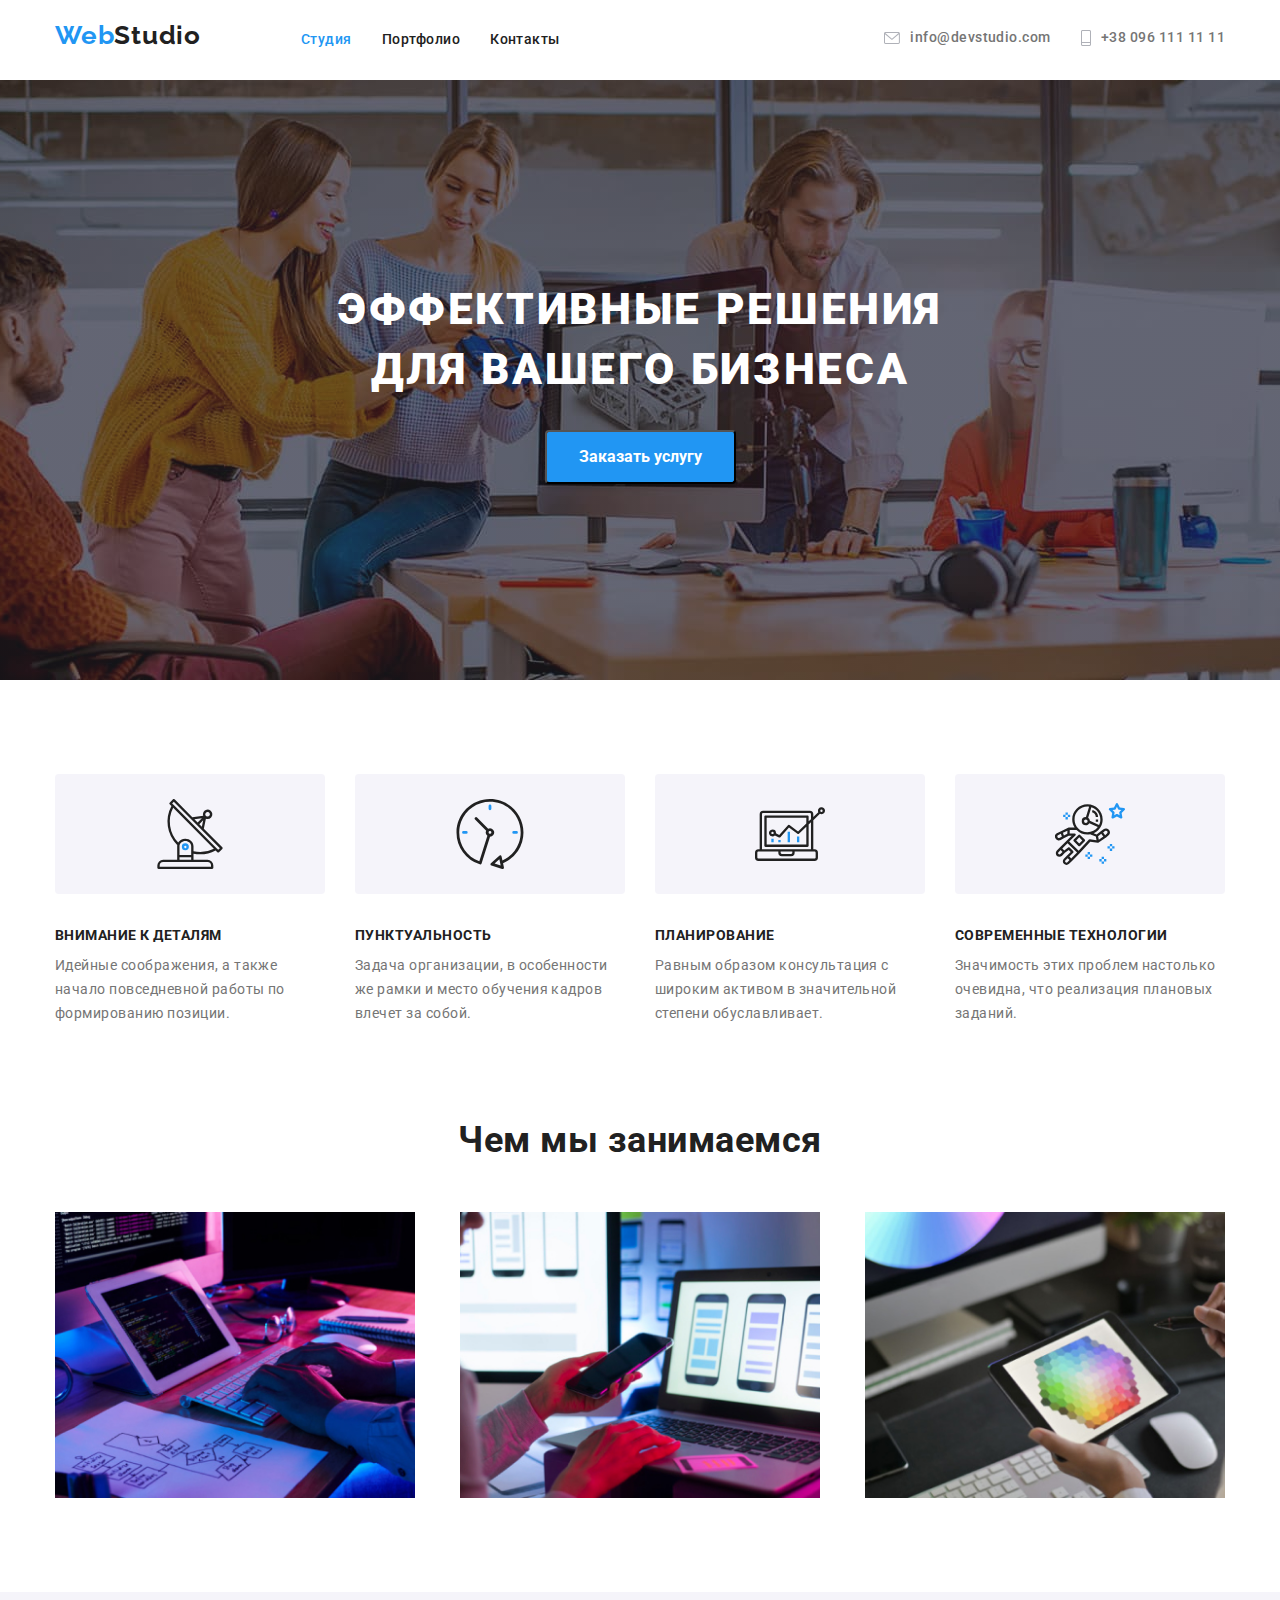
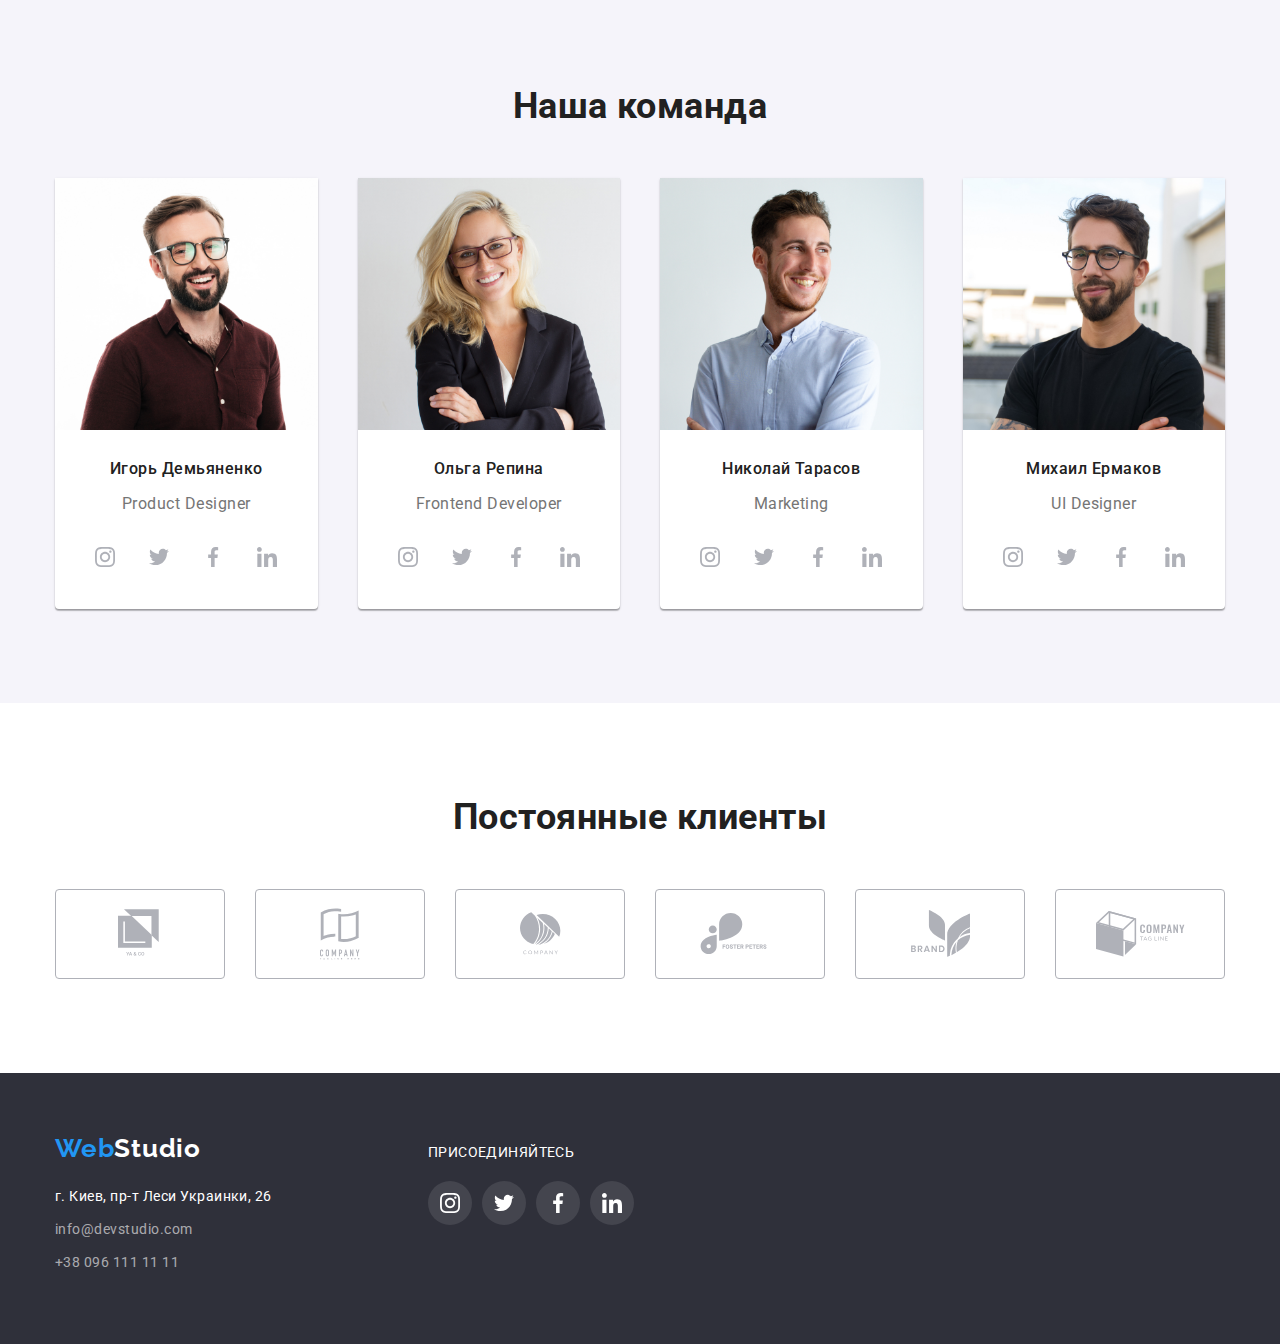
<file: index.html>
<!DOCTYPE html>
<html lang="ru">
  <head>
    <meta charset="UTF-8">
    <meta name="viewport" content="width=device-width, initial-scale=1.0">
    <title>Студия</title>
    <link href="https://fonts.googleapis.com/css2?family=Roboto:wght@400;500;700;900&display=swap" rel="stylesheet">
    <link href="https://fonts.googleapis.com/css2?family=Raleway:wght@700&display=swap" rel="stylesheet">
    <link rel="stylesheet" href="https://cdnjs.cloudflare.com/ajax/libs/modern-normalize/1.0.0/modern-normalize.min.css">
    <link rel="stylesheet" href="./css/styles.css">
  </head>
  <body>

    <!--Шапка сайта-->
    <header class="page-header">
      <div class="container">
        <div class="main-nav">
        <nav>
        <a class="logo" href="#">
          <span class="logo-web">Web</span>Studio
          <!-- <span class="logo-studio">Studio</span> -->
        </a>

        <ul class="site-nav list">
          <li class="nav-item"><a class="link current" href="" id="index.html">Студия</a></li>
          <li class="nav-item"><a class="link" href="./portfolio.html">Портфолио</a></li>
          <li class="nav-item"><a class="link" href="#contacts">Контакты</a></li>
        </ul>
        </nav>

      <ul class="contacts-nav list">
        <li class="nav-item">
          <a class="contacts contacts-mail" href="mailto:info@devstudio.com">
            <svg class="mail" >
              <use href="./image/icon/icon.svg#icon-mail"></use>
            </svg>
          info@devstudio.com</a>
        </li>
        <li class="nav-item">
          <a class="contacts contacts-phone" href="tel:+380961111111">
            <svg class="phone">
              <use href="./image/icon/icon.svg#icon-phone"></use>
          </svg>
          +38 096 111 11 11</a>
        </li>
      </ul>
      </div>
      </div>
    </header>

        <!--Герой-->
    <main>
    <section class="hero">
      <div class="hero-container">
      <h1 class="hero-title">Эффективные решения для вашего бизнеса</h1>
      <button class="button" type="button">Заказать услугу</button>
      </div>
    </section>

    <!--Преимущества данной студи-->
    <section class="section plus">
      <div class="container">
      <h2 class="section-title visually-hidden">Наши преимущества</h2>
      <ul class="feature-list list">
        <li class="feature-item icon-antenna">
          <h3 class="title">Внимание к деталям</h3>
          <p class="title-list list">
            Идейные соображения, а также начало повседневной работы по
            формированию позиции.
          </p>
        </li>
        <li class="feature-item icon-clock">
          <h3 class="title">Пунктуальность</h3>
          <p class="title-list list">
            Задача организации, в особенности же рамки и место обучения кадров
            влечет за собой.
          </p>
        </li>
        <li class="feature-item icon-diagram">
          <h3 class="title">Планирование</h3>
          <p class="title-list list">
            Равным образом консультация с широким активом в значительной степени
            обуславливает.
          </p>
        </li>
        <li class="feature-item icon-astronaut">
          <h3 class="title">Современные технологии</h3>
          <p class="title-list list">
            Значимость этих проблем настолько очевидна, что реализация плановых
            заданий.
          </p>
        </li>
      </ul>
      </div> 
    </section>

    <!--Фото студии-->
    <section class="section photo">
      <div class="container">
      <h2 class="work section-title">Чем мы занимаемся</h2>
      <ul class="photo-list">
        <li class="photo-item"><img src="./image/img1.jpg" alt="Создаем сайты" width="370"></li>
        <li class="photo-item"><img src="./image/img2.jpg" alt="Оптимизируем под любые устройства" width="370"></li>
        <li class="photo-item"><img src="./image/img3.jpg" alt="Делаем ярче" width="370"></li>
      </ul>
      </div>
    </section>

    <!--Команда-->
    <section class="section team">
      <div class="container">
      <h2 class="section-title">Наша команда</h2>
      <div class="team">
      <ul class="team-list">
        <li class="team-item">
          <img src="./image/Igor.jpg" alt="Игорь Демьяненко" width="270">
          <h3 class="team-name">Игорь Демьяненко</h3>
          <p lang="en" class="position">Product Designer</p>
          <ul class="icon-list">
            <li class="icon-item">
              <a class="icon-link" href="#icon-instagram">
                <svg class="social-icon">
                  <use href="./image/icon/icon.svg#icon-instagram"></use>
                </svg>
              </a>
            </li>
            <li class="icon-item">
              <a class="icon-link" href="#icon-twitter">
                <svg class="social-icon">
                  <use href="./image/icon/icon.svg#icon-twitter"></use>
                </svg>
              </a>
            </li>
            <li class="icon-item">
              <a class="icon-link" href="#icon-facebook">
                <svg class="social-icon">
                  <use href="./image/icon/icon.svg#icon-facebook"></use>
                </svg>
              </a>
            </li>
            <li class="icon-item">
              <a class="icon-link" href="#icon-linkedin">
                <svg class="social-icon">
                  <use href="./image/icon/icon.svg#icon-linkedin"></use>
                </svg>
              </a>
            </li>
          </ul>
        </li>
        <li class="team-item">
          <img src="./image/Olga.jpg" alt="Ольга Репина" width="270">
          <h3 class="team-name">Ольга Репина</h3>
          <p lang="en" class="position">Frontend Developer</p>
          <ul class="icon-list">
            <li class="icon-item">
              <a class="icon-link" href="#icon-instagram">
                <svg class="social-icon">
                  <use href="./image/icon/icon.svg#icon-instagram"></use>
                </svg>
              </a>
            </li>
            <li class="icon-item">
              <a class="icon-link" href="#icon-twitter">
                <svg class="social-icon">
                  <use href="./image/icon/icon.svg#icon-twitter"></use>
                </svg>
              </a>
            </li>
            <li class="icon-item">
              <a class="icon-link" href="#icon-facebook">
                <svg class="social-icon">
                  <use href="./image/icon/icon.svg#icon-facebook"></use>
                </svg>
              </a>
            </li>
            <li class="icon-item">
              <a class="icon-link" href="#icon-linkedin">
                          <svg class=" social-icon">
                <use href="./image/icon/icon.svg#icon-linkedin"></use>
                </svg>
              </a>
            </li>
          </ul>
        </li>
        <li class="team-item">
          <img src="./image/Nikolai.jpg" alt="Николай Тарасов" width="270">
          <h3 class="team-name">Николай Тарасов</h3>
          <p lang="en" class="position">Marketing</p>
          <ul class="icon-list">
            <li class="icon-item">
              <a class="icon-link" href="#icon-instagram">
                <svg class="social-icon">
                  <use href="./image/icon/icon.svg#icon-instagram"></use>
                </svg>
              </a>
            </li>
            <li class="icon-item">
              <a class="icon-link" href="#icon-twitter">
                <svg class="social-icon">
                  <use href="./image/icon/icon.svg#icon-twitter"></use>
                </svg>
              </a>
            </li>
            <li class="icon-item">
              <a class="icon-link" href="#icon-facebook">
                <svg class="social-icon">
                  <use href="./image/icon/icon.svg#icon-facebook"></use>
                </svg>
              </a>
            </li>
            <li class="icon-item">
              <a class="icon-link" href="#icon-linkedin">
                          <svg class=" social-icon">
                <use href="./image/icon/icon.svg#icon-linkedin"></use>
                </svg>
              </a>
            </li>
          </ul>
        </li>
        <li class="team-item"> 
          <img src="./image/Mihail.jpg" alt="Михаил Ермаков" width="270">
          <h3 class="team-name">Михаил Ермаков</h3>
          <p lang="en" class="position">UI Designer</p>
          <ul class="icon-list">
            <li class="icon-item">
              <a class="icon-link" href="#icon-instagram">
                <svg class="social-icon">
                  <use href="./image/icon/icon.svg#icon-instagram"></use>
                </svg>
              </a>
            </li>
            <li class="icon-item">
              <a class="icon-link" href="#icon-twitter">
                <svg class="social-icon">
                  <use href="./image/icon/icon.svg#icon-twitter"></use>
                </svg>
              </a>
            </li>
            <li class="icon-item">
              <a class="icon-link" href="#icon-facebook">
                <svg class="social-icon">
                  <use href="./image/icon/icon.svg#icon-facebook"></use>
                </svg>
              </a>
            </li>
            <li class="icon-item">
              <a class="icon-link" href="#icon-linkedin">
                          <svg class=" social-icon">
                <use href="./image/icon/icon.svg#icon-linkedin"></use>
                </svg>
              </a>
            </li>
          </ul>
        </li>
      </ul>
      </div>
      </div>
    </section>
    
    <!--Клиенты  -->

    <section class="section clients">
      <div class="container">
        <h2 class="section-title">Постоянные клиенты</h2>
        <ul class="clients-list">
          <li class="clients-item">
            <a class="clients-link" href="#icon-logo1">
            <svg class="clients-icon" width="45" height="50">
              <use href="./image/icon/icon.svg#icon-logo1"></use>
            </svg>
            </a>
          </li>
          <li class="clients-item">
            <a class="clients-link" href="#icon-logo2">
            <svg class="clients-icon" width="40" height="52">
              <use href="./image/icon/icon.svg#icon-logo2"></use>
            </svg>
            </a>
          </li>
          <li class="clients-item">
            <a class="clients-link" href="#icon-logo3">
            <svg class="clients-icon" width="41" height="43">
              <use href="./image/icon/icon.svg#icon-logo3"></use>
            </svg>
            </a>
          </li>
          <li class="clients-item">
            <a class="clients-link" href="#icon-logo4">
            <svg class="clients-icon" width="80" height="42">
              <use href="./image/icon/icon.svg#icon-logo4"></use>
            </svg>
            </a>
          </li>
          <li class="clients-item">
            <a class="clients-link" href="#icon-logo5">
            <svg class="clients-icon" width="59" height="47">
              <use href="./image/icon/icon.svg#icon-logo5"></use>
            </svg>
            </a>
          </li>
          <li class="clients-item">
            <a class="clients-link" href="#icon-logo6">
            <svg class="clients-icon" width="89" height="46">
              <use href="./image/icon/icon.svg#icon-logo6"></use>
            </svg>
            </a>
          </li>
        </ul>
      </div>
    </section>

    </main>

    <!--Футтер-->
    <footer id="contacts" class="address">
      <div class="container">
        <div class="social-info">
          <div>
        <a class="logo" href="#"><span class="logo-web">Web</span>Studio</a>
        <address class="address-main">г. Киев, пр-т Леси Украинки, 26</address>
            <ul class="address-list">
              <li class="address-item">
                <a class="address-link" href="mailto:info@devstudio.com">info@devstudio.com</a>
              </li>
              <li class="address-item">
                <a class="address-link" href="tel:+380961111111">+38 096 111 11 11</a>
              </li>
            </ul>
          </div>

        <div class="social">
          <h2 class="section-title">ПРИСОЕДИНЯЙТЕСЬ</h2>
          <ul class="icon-list">
            <li class="icon-item">
              <a class="icon-link" href="#icon-instagram">
                <svg class="social-icon">
                  <use href="./image/icon/icon.svg#icon-instagram"></use>
                </svg>
              </a>
            </li>
            <li class="icon-item">
              <a class="icon-link" href="#icon-twitter">
                <svg class="social-icon">
                  <use href="./image/icon/icon.svg#icon-twitter"></use>
                </svg>
              </a>
            </li>
            <li class="icon-item">
              <a class="icon-link" href="#icon-facebook">
                <svg class="social-icon">
                  <use href="./image/icon/icon.svg#icon-facebook"></use>
                </svg>
              </a>
            </li>
            <li class="icon-item">
              <a class="icon-link" href="#icon-linkedin">
                <svg class=" social-icon">
                <use href="./image/icon/icon.svg#icon-linkedin"></use>
                </svg>
              </a>
            </li>
          </ul>
        </div>
        </div>
      </div>
    </footer>

  </body>
</html>
</file>
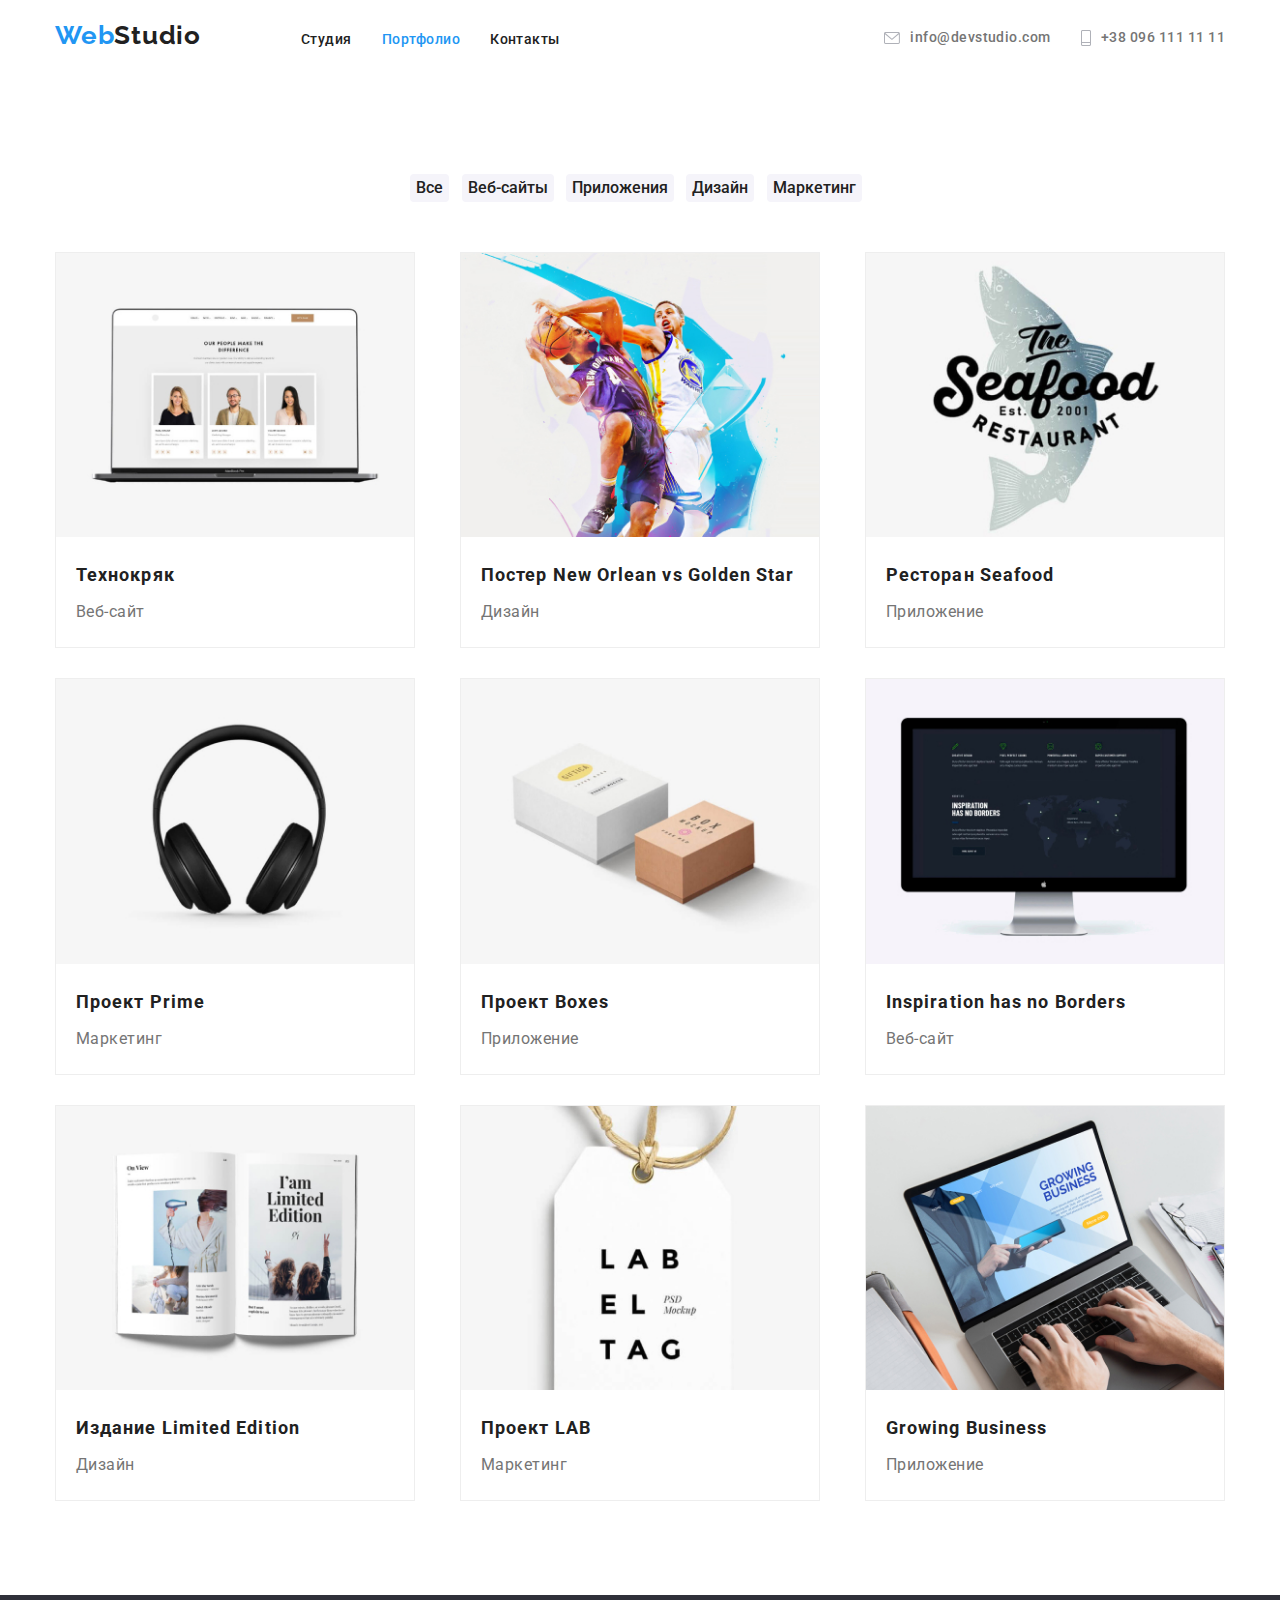
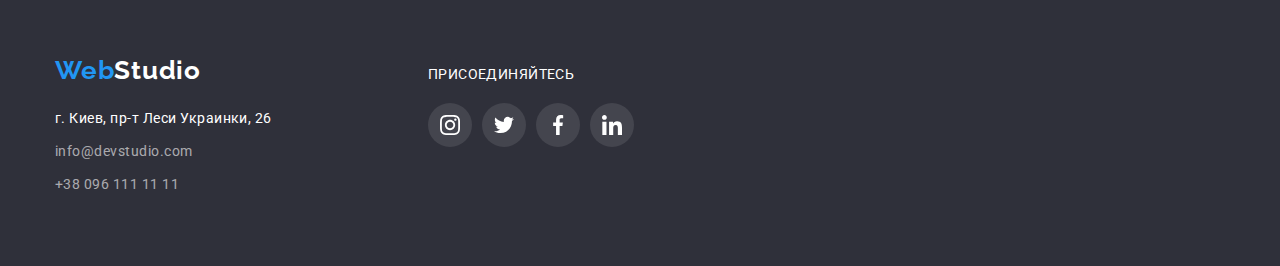
<file: portfolio.html>
<!DOCTYPE html>
<html lang="en">
<head>
    <meta charset="UTF-8">
    <meta name="viewport" content="width=device-width, initial-scale=1.0">
    <title>Портфолио</title>
    <link href="https://fonts.googleapis.com/css2?family=Roboto:wght@400;500;700;900&display=swap" rel="stylesheet">
    <link href="https://fonts.googleapis.com/css2?family=Raleway:wght@700&display=swap" rel="stylesheet">
    <link href="https://fonts.googleapis.com/css2?family=Oleo+Script:wght@400;700&family=Raleway:wght@700&display=swap"
        rel="stylesheet">
    <link rel="stylesheet" href="https://cdnjs.cloudflare.com/ajax/libs/modern-normalize/1.0.0/modern-normalize.min.css">
    <link rel="stylesheet" href="./css/styles.css">
</head>
<body>
        <!--Шапка сайта-->
    <header class="page-header">
        <div class="container">
            <div class="main-nav">
                <nav>
                    <a class="logo" href="index.html">
                        <span class="logo-web">Web</span>Studio
                    </a>
    
        <ul class="site-nav list">
          <li class="nav-item"><a class="link " href="index.html" >Студия</a></li>
          <li class="nav-item"><a class="link current" href="./portfolio.html">Портфолио</a></li>
          <li class="nav-item"><a class="link" href="#contacts">Контакты</a></li>
        </ul>
        </nav>
    
                <ul class="contacts-nav list">
                    <li class="nav-item">
                        <a class="contacts contacts-mail" href="mailto:info@devstudio.com">
                            <svg class="mail">
                                <use href="./image/icon/icon.svg#icon-mail"></use>
                            </svg>
                            info@devstudio.com</a>
                    </li>
                    <li class="nav-item">
                        <a class="contacts contacts-phone" href="tel:+380961111111">
                            <svg class="phone">
                                <use href="./image/icon/icon.svg#icon-phone"></use>
                            </svg>
                            +38 096 111 11 11</a>
                    </li>
                </ul>
            </div>
        </div>
    </header>

    
      <!--Фильтр по роботах-->
  <main>
    <section class="section filter">
        <div class="container">
        <h1 class="tabs visually-hidden">Фильтр робот</h1>
         <ul class="filter-list">
             <li class="filter-item">
                 <button type="button" class="tabs-link">Все</button>
                 <!-- <a class="tabs-link" href="">Все</a> -->
             </li>
             <li class="filter-item">
                <button type="button" class="tabs-link">Веб-сайты</button>
                 <!-- <a class="tabs-link" href="">Веб-сайты</a> -->
             </li>
             <li class="filter-item">
                 <button type="button" class="tabs-link">Приложения</button>
                 <!-- <a class="tabs-link" href="">Приложения</a> -->
             </li>
             <li class="filter-item">
                 <button type="button" class="tabs-link">Дизайн</button>
                <!-- <a class="tabs-link" href="">Дизайн</a> -->
             </li>
             <li class="filter-item"    >
                 <button type="button" class="tabs-link">Маркетинг</button>
                <!-- <a class="tabs-link" href="">Маркетинг</a> -->
             </li>       
         </ul>
        </div>
    </section>

         <!--Примеры робот-->
     <section class="section examples">
        <div class="container">
        <h2 class="visually-hidden">Примеры робот</h2>
        <ul class="practics-list">
            <li class="practics-item">
                <a class="practics-link" href="">
                    <img src="./image/work-pages/tehno.jpg" alt="Сайт технокряк" width="370">
                    <h3 class="work-list">Технокряк</h3>
                    <p class="work-info" >Веб-сайт</p>
                </a>
            </li>
            <li class="practics-item">
                <a class="practics-link" href="">
                    <img src="./image/work-pages/poster.jpg" alt="Постер матча Ню Орлеан - Голден Стра" width="370">
                    <h3 class="work-list">Постер New Orlean vs Golden Star</h3>
                    <p class="work-info" >Дизайн</p>
                </a>
            </li>
            <li class="practics-item">
                <a class="practics-link" href="">
                    <img src="./image/work-pages/restaurant.jpg" alt="Приложение для ресторана" width="370">
                    <h3 class="work-list">Ресторан Seafood</h3>
                    <p class="work-info" >Приложение</p>
                </a>
            </li>
            <li class="practics-item">
                <a class="practics-link" href="">
                    <img src="./image/work-pages/prime.jpg" alt="Маркетинговый проект" width="370">
                    <h3 class="work-list">Проект Prime</h3>
                    <p class="work-info" >Маркетинг</p>
                </a>
            </li>
            <li class="practics-item">
                <a class="practics-link" href="">
                    <img src="./image/work-pages/boxes.jpg" alt="Приложения боксы" width="370">
                    <h3 class="work-list">Проект Boxes</h3>
                    <p class="work-info" >Приложение</p>
                </a>
            </li>
            <li class="practics-item">
                <a class="practics-link" href="">
                    <img src="./image/work-pages/borders.jpg" alt="Карта границ" width="370">
                    <h3 class="work-list">Inspiration has no Borders</h3>
                    <p class="work-info" >Веб-сайт</p>
                </a>
            </li>
            <li class="practics-item">
                <a class="practics-link" href="">
                    <img src="./image/work-pages/book.jpg" alt="Дизайн книги" width="370">
                    <h3 class="work-list">Издание Limited Edition</h3>
                    <p class="work-info" >Дизайн</p>
                </a>
            </li>
            <li class="practics-item">
                <a class="practics-link" href="">
                    <img src="./image/work-pages/lab.jpg" alt="Маркетинговый проект" width="370">
                    <h3 class="work-list">Проект LAB</h3>
                    <p class="work-info">Маркетинг</p>
                </a>
            </li>
            <li class="practics-item">
                <a class="practics-link" href="">
                    <img src="./image/work-pages/growing.jpg" alt="Приложение для бизнеса" width="370">
                    <h3 class="work-list">Growing Business</h3>
                    <p class="work-info" >Приложение</p>
                </a>
            </li>
        </ul>
        </div>
    </section>
    </main>

    <!--Футтер-->
    <footer id="contacts" class="address">
        <div class="container">
            <div class="social-info">
            <div>
            <a class="logo" href="index.html"><span class="logo-web">Web</span>Studio</a>
            <address class="address-main">г. Киев, пр-т Леси Украинки, 26</address>
            <ul class="address-list">
                <li class="address-item">
                    <a class="address-link" href="mailto:info@devstudio.com">info@devstudio.com</a>
                </li>
                <li class="address-item">
                    <a class="address-link" href="tel:+380961111111">+38 096 111 11 11</a>
                </li>
            </ul>
            </div>
        
            <div class="social">
                <h2 class="section-title">ПРИСОЕДИНЯЙТЕСЬ</h2>
                <ul class="icon-list">
                    <li class="icon-item">
                        <a class="icon-link" href="#icon-instagram">
                            <svg class="social-icon">
                                <use href="./image/icon/icon.svg#icon-instagram"></use>
                            </svg>
                        </a>
                    </li>
                    <li class="icon-item">
                        <a class="icon-link" href="#icon-twitter">
                            <svg class="social-icon">
                                <use href="./image/icon/icon.svg#icon-twitter"></use>
                            </svg>
                        </a>
                    </li>
                    <li class="icon-item">
                        <a class="icon-link" href="#icon-facebook">
                            <svg class="social-icon">
                                <use href="./image/icon/icon.svg#icon-facebook"></use>
                            </svg>
                        </a>
                    </li>
                    <li class="icon-item">
                        <a class="icon-link" href="#icon-linkedin">
                            <svg class=" social-icon">
                                <use href="./image/icon/icon.svg#icon-linkedin"></use>
                            </svg>
                        </a>
                    </li>
                </ul>
            </div>
        </div>
        </div>
    </footer>
</body>
</html>
</file>
<file: css/styles.css>
html {
  box-sizing: border-box;
}
*,
*::before,
*::after {
  box-sizing: inherit;
}

:root {
  --primayry-text-color: #212121;
  --title-text-color: #757575;
  --accent-color: #2196f3;
  --primayry-white-color: #ffffff;
  --secondary-bg-color: #f5f4fa;
  --icon-color: #afb1b8;
}

body {
  background-color: var(--primayry-white-color);
  color: var(--primayry-text-color);
  font-family: Roboto, sans-serif;
  letter-spacing: 0.03em;
}

ul {
  list-style: none;
  margin: 0;
  padding: 0;
}
a {
  text-decoration: none;
}
button {
  font-family: inherit;
}
address {
  font-style: normal;
}
img {
  display: block;
  max-width: 100%;
  height: auto;
}

/* styl nav */
.container {
  width: 1200px;
  margin-left: auto;
  margin-right: auto;
  padding-left: 15px;
  padding-right: 15px;
}
.list {
  padding: 0;
  margin: 0;
}

.main-nav {
  display: flex;
  align-items: baseline;
}
.logo {
  color: var(--primayry-text-color);
  font-family: Raleway, sans-serif;
  font-weight: bold;
  font-size: 26px;
  line-height: 1.17;
  letter-spacing: 0.03em;
}
.logo-web {
  color: var(--accent-color);
  font-family: Raleway, sans-serif;
  font-weight: bold;
  font-size: 26px;
  line-height: 1.19;
  letter-spacing: 0.03em;
}

/* .logo-web {
  color: var(--accent-color);
} */
.site-nav {
  display: inline-flex;
  margin-left: 93px;
}
.nav-item:not(:last-child) {
  margin-right: 30px;
}

.site-nav .link {
  display: block;
  padding-top: 32px;
  padding-bottom: 32px;

  color: var(--primayry-text-color);
  font-weight: 500;
  font-size: 14px;
  line-height: 1.14;
}
.site-nav .link:hover,
.site-nav .link:focus {
  color: var(--accent-color);
}

.site-nav .link.current {
  color: var(--accent-color);
}

.contacts-nav {
  display: flex;
  align-items: center;
  margin-left: auto;
}
.contacts-nav .item + .item {
  margin-left: 50px;
}

.contacts {
  color: var(--title-text-color);
  font-family: Roboto;
  font-weight: 500;
  font-size: 14px;
  line-height: 1.14;
  justify-content: center;
  align-items: center;
}
.contacts:hover,
.contacts:focus {
  color: var(--accent-color);
}
.contacts-mail {
  display: flex;
  justify-content: center;
  align-items: center;
}
.mail {
  width: 16px;
  height: 12px;
  fill: var(--icon-color);
  margin-right: 10px;
}
.contacts-mail:hover .mail,
.contacts-mail:focus .mail {
  fill: var(--accent-color);
}
.contacts-phone {
  display: flex;
  justify-content: center;
  align-items: center;
}
.phone {
  width: 10px;
  height: 16px;
  fill: var(--icon-color);
  margin-right: 10px;
}
.contacts-phone:hover .phone,
.contacts-phone:focus .phone {
  fill: var(--accent-color);
}

/* hero */
.hero {
  background-color: #2f303a;
  background-image: linear-gradient(
      rgba(47, 48, 58, 0.4) 0%,
      rgba(47, 48, 58, 0.4) 100%
    ),
    url(../image/hero.jpg);
  background-repeat: no-repeat;
  background-position: center;
  background-size: cover;
  height: 600px;
}

.hero-container {
  max-width: 700px;
  margin-right: auto;
  margin-left: auto;
  text-align: center;
  align-items: center;
}

.hero-title {
  margin-top: 0;
  margin-bottom: 30px;
  padding-top: 200px;

  color: var(--primayry-white-color);
  font-weight: 900;
  font-size: 44px;
  line-height: 1.36;
  text-align: center;
  letter-spacing: 0.06em;
  text-transform: uppercase;
}

.button {
  padding: 10px 32px;
  border-radius: 4px;
  box-shadow: 0px 4px 4px rgba(0, 0, 0, 0.15);
  color: var(--primayry-white-color);
  background-color: var(--accent-color);
  font-family: Roboto;
  font-weight: 700;
  font-size: 16px;
  line-height: 1.87;
  align-items: center;
  text-align: center;
}
.button:hover,
.button:focus {
  color: var(--accent-color);
  background-color: var(--primayry-white-color);
}

.section {
  padding-top: 94px;
  padding-bottom: 94px;
}
.section.plus {
  padding-bottom: 0;
}
.section-title {
  margin-top: 0;
  margin-bottom: 50px;
  color: var(--primayry-text-color);
  font-weight: 700;
  font-size: 36px;
  line-height: 1.16;
  text-align: center;
}

/* advantages */

.visually-hidden {
  position: absolute !important;
  clip: rect(1px 1px 1px 1px);
  clip: rect(1px, 1px, 1px, 1px);
  padding: 0 !important;
  border: 0 !important;
  height: 1px !important;
  width: 1px !important;
  overflow: hidden;
}

.title {
  margin-top: 0;
  margin-bottom: 10px;
  color: var(--primayry-text-color);
  font-weight: 700;
  font-size: 14px;
  line-height: 1.14;
  text-transform: uppercase;
}

.feature-list {
  display: flex;
}
.feature-item {
  width: 270px;
}
.feature-item:not(:last-child) {
  margin-right: 30px;
}

.title-list {
  color: var(--title-text-color);
  font-size: 14px;
  line-height: 1.71;
}

.feature-item::before {
  display: inline-block;
  content: "";
  width: 270px;
  height: 120px;
  background-repeat: no-repeat;
  background-position: center;
  background-color: var(--secondary-bg-color);
  border-radius: 4px;
  margin-bottom: 30px;
}
.icon-antenna::before {
  background-image: url(../image/icon/antenna.svg);
}
.icon-clock::before {
  background-image: url(../image/icon/clock.svg);
}
.icon-diagram::before {
  background-image: url(../image/icon/diagram.svg);
}
.icon-astronaut::before {
  background-image: url(../image/icon/astronaut.svg);
}

/* work */
.work {
  margin-bottom: 50px;
  color: var(--primayry-text-color);
}
.photo-list {
  display: flex;
  flex-wrap: wrap;
  justify-content: space-between;
}

.photo-item {
  margin-left: 30px;
  flex-basis: calc(100% / 3 - 30px);
}
.photo-item:first-child {
  margin-left: 0;
}

/* team */

.section.team {
  background-color: var(--secondary-bg-color);
}

.team-list {
  display: flex;
  flex-wrap: wrap;
  justify-content: space-between;
}

.team-item {
  margin-left: 30px;
  flex-basis: calc(100% / 4 - 30px);
  background-color: #ffffff;
  box-shadow: 0px 1px 3px rgba(0, 0, 0, 0.12), 0px 1px 1px rgba(0, 0, 0, 0.14),
    0px 2px 1px rgba(0, 0, 0, 0.2);
  border-radius: 0px 0px 4px 4px;
}
.team-item:first-child {
  margin-left: 0;
}
.team-name {
  text-align: center;
  margin-top: 30px;
  margin-bottom: 10px;
  color: var(--primayry-text-color);
  font-weight: 500;
  font-size: 16px;
  line-height: 1.18;
}
.position {
  text-align: center;
  margin-top: 0;
  margin-bottom: 0;
  padding-bottom: 16px;
  color: var(--title-text-color);
  font-size: 16px;
  line-height: 1.87;
}

.icon-list {
  display: flex;
  justify-content: center;
  align-items: center;
  padding-bottom: 30px;
}

.icon-link {
  display: flex;
  justify-content: center;
  align-items: center;
  width: 44px;
  height: 44px;
  background-color: var(--primayry-white-color);
  border-radius: 50%;
}
.social-icon {
  display: flex;
  justify-content: center;
  align-items: center;
  width: 20px;
  height: 20px;
  fill: var(--icon-color);
}
.icon-item:not(:last-child) {
  margin-right: 10px;
}
.icon-link:hover .social-icon,
.icon-link:focus .social-icon {
  fill: var(--primayry-white-color);
}
.icon-link:hover,
.icon-link:focus {
  background-color: var(--accent-color);
}

/* clients */
.clients-list {
  display: flex;
}

.clients-link {
  display: flex;
  width: 170px;
  height: 90px;
  justify-content: center;
  align-items: center;
  border: 1px solid #afb1b8;
  border-radius: 4px;
}
.clients-icon {
  fill: var(--icon-color);
}

.clients-item:not(:last-child) {
  margin-right: 30px;
}
.clients-link:hover .clients-icon,
.clients-link:focus .clients-icon {
  fill: var(--accent-color);
}
.clients-link:hover,
.clients-link:focus {
  border-color: var(--accent-color);
}

/* footer */

.address {
  padding-top: 60px;
  padding-bottom: 60px;
  background-color: #2f303a;
  font-size: 14px;
  line-height: 1.71;
}
.address .logo {
  color: var(--primayry-white-color);
}

.address-main {
  margin-top: 20px;
  margin-bottom: 9px;
  color: var(--primayry-white-color);
}
.address-link {
  display: block;
  /* margin-bottom: 9px; */
  color: rgba(255, 255, 255, 0.6);
}
.address-link:hover,
.address-link:focus {
  color: var(--accent-color);
}
.address-item {
  display: block;
  margin-bottom: 9px;
}
.address-link:not(:last-child) {
  margin-bottom: 0;
}

.social .section-title {
  margin-bottom: 20px;
  font-weight: 400;
  font-size: 14px;
  line-height: 1.14;
  letter-spacing: 0.03em;
  text-align: start;
  color: var(--primayry-white-color);
}
.social-info {
  display: flex;
  align-items: baseline;
}
.social {
  margin-left: 156px;
}
.social .icon-link {
  background-color: rgba(255, 255, 255, 0.1);
}
.social .social-icon {
  fill: var(--primayry-white-color);
}

.icon-link:hover,
.icon-link:focus {
  background-color: var(--accent-color);
}
/* Portfolio.html */
/* Tabs list */
.filter {
  padding-bottom: 50px;
}
.examples {
  padding-top: 0;
}
.filter-list {
  text-align: center;
}
.filter-item {
  display: inline-flex;
  margin-right: 8px;
}

.tabs-link {
  color: var(--primayry-text-color);
  background-color: #f5f4fa;
  border-radius: 4px;
  border: none;
  font-weight: 500;
  font-size: 16px;
  line-height: 1.62;
  text-align: center;
}
.tabs-link:hover,
.tabs-link:focus {
  color: var(--primayry-white-color);
  background-color: var(--accent-color);
}

/* work list */
.practics-list {
  display: flex;
  flex-wrap: wrap;
  justify-content: space-between;
}
.practics-item {
  width: 370px;
  /* margin-top: 30px; */
  margin-left: 30px;
  margin-bottom: 30px;
  flex-basis: calc(100% / 3 - 30px);

  background: #ffffff;
  border: 1px solid #eeeeee;
}
.practics-item:nth-last-child(-n + 3) {
  margin-bottom: 0;
}
.practics-item:nth-child(3n + 1) {
  margin-left: 0;
}
.practics-link {
  display: block;
}
.practics-link:hover,
.practics-link:focus {
  box-shadow: 0px 1px 1px rgba(0, 0, 0, 0.12), 0px 4px 4px rgba(0, 0, 0, 0.06),
    1px 4px 6px rgba(0, 0, 0, 0.16);
}

.work-list {
  margin-top: 20px;
  margin-bottom: 4px;
  padding-left: 20px;
  color: var(--primayry-text-color);
  font-weight: 700;
  font-size: 18px;
  line-height: 2;
  letter-spacing: 0.06em;
}
.work-info {
  margin: 0;
  padding-bottom: 20px;
  padding-left: 20px;
  color: var(--title-text-color);
  font-size: 16px;
  line-height: 1.87;
}
</file>
